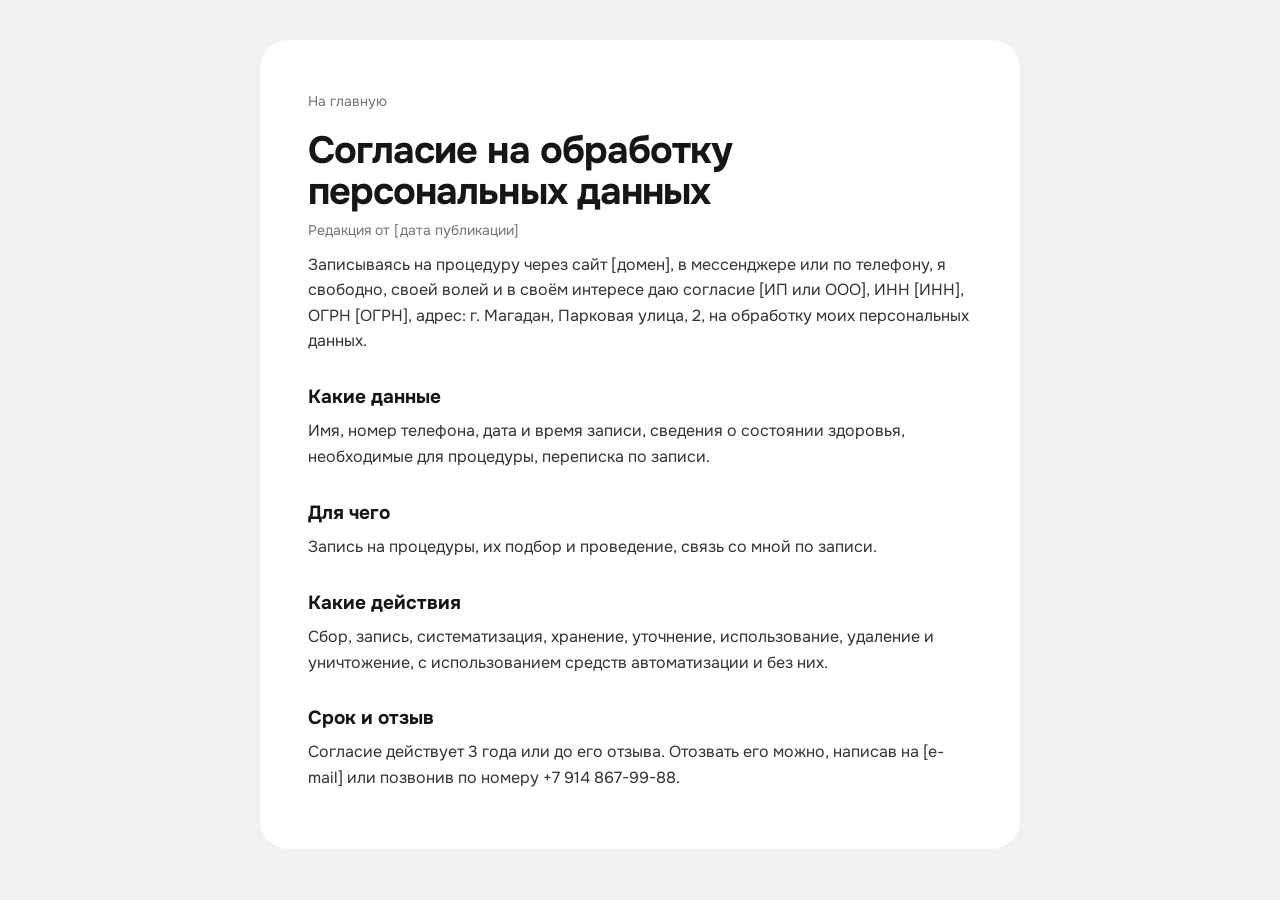
<file: consent.html>
<!doctype html>
<html lang="ru">
<head>
<meta charset="utf-8">
<meta name="viewport" content="width=device-width, initial-scale=1">
<meta name="robots" content="noindex, nofollow">
<title>Согласие на обработку персональных данных | МнеБукет</title>
<link rel="icon" href="data:image/svg+xml,%3Csvg xmlns='http://www.w3.org/2000/svg' viewBox='0 0 32 32'%3E%3Crect width='32' height='32' rx='16' fill='%23a8456a'/%3E%3Ctext x='16' y='22' text-anchor='middle' font-family='Georgia' font-size='17' fill='%23ffffff'%3E%D0%9C%3C/text%3E%3C/svg%3E">
<link rel="stylesheet" href="https://fonts.googleapis.com/css2?family=Onest:wght@400;600;700&display=swap">
<link rel="stylesheet" href="doc.css">
</head>
<body>
<main class="doc">
  <a class="back" href="index.html">На главную</a>
  <h1>Согласие на обработку персональных данных</h1>
  <p class="upd">Редакция от [дата публикации]</p>

  <p>Записываясь на процедуру через сайт [домен], в мессенджере или по телефону, я свободно, своей волей и в своём
  интересе даю согласие [ИП или ООО], ИНН [ИНН], ОГРН [ОГРН], адрес:
  г. Магадан, Парковая улица, 2, на обработку моих персональных данных.</p>

  <h2>Какие данные</h2>
  <p>Имя, номер телефона, дата и время записи, сведения о состоянии здоровья, необходимые для процедуры, переписка по записи.</p>

  <h2>Для чего</h2>
  <p>Запись на процедуры, их подбор и проведение, связь со мной по записи.</p>

  <h2>Какие действия</h2>
  <p>Сбор, запись, систематизация, хранение, уточнение, использование, 
  удаление и уничтожение, с использованием средств автоматизации и без них.</p>

  <h2>Срок и отзыв</h2>
  <p>Согласие действует 3 года или до его отзыва. Отозвать его можно, написав на [e-mail] или позвонив
  по номеру +7 914 867-99-88.</p>
</main>
</body>
</html>
</file>
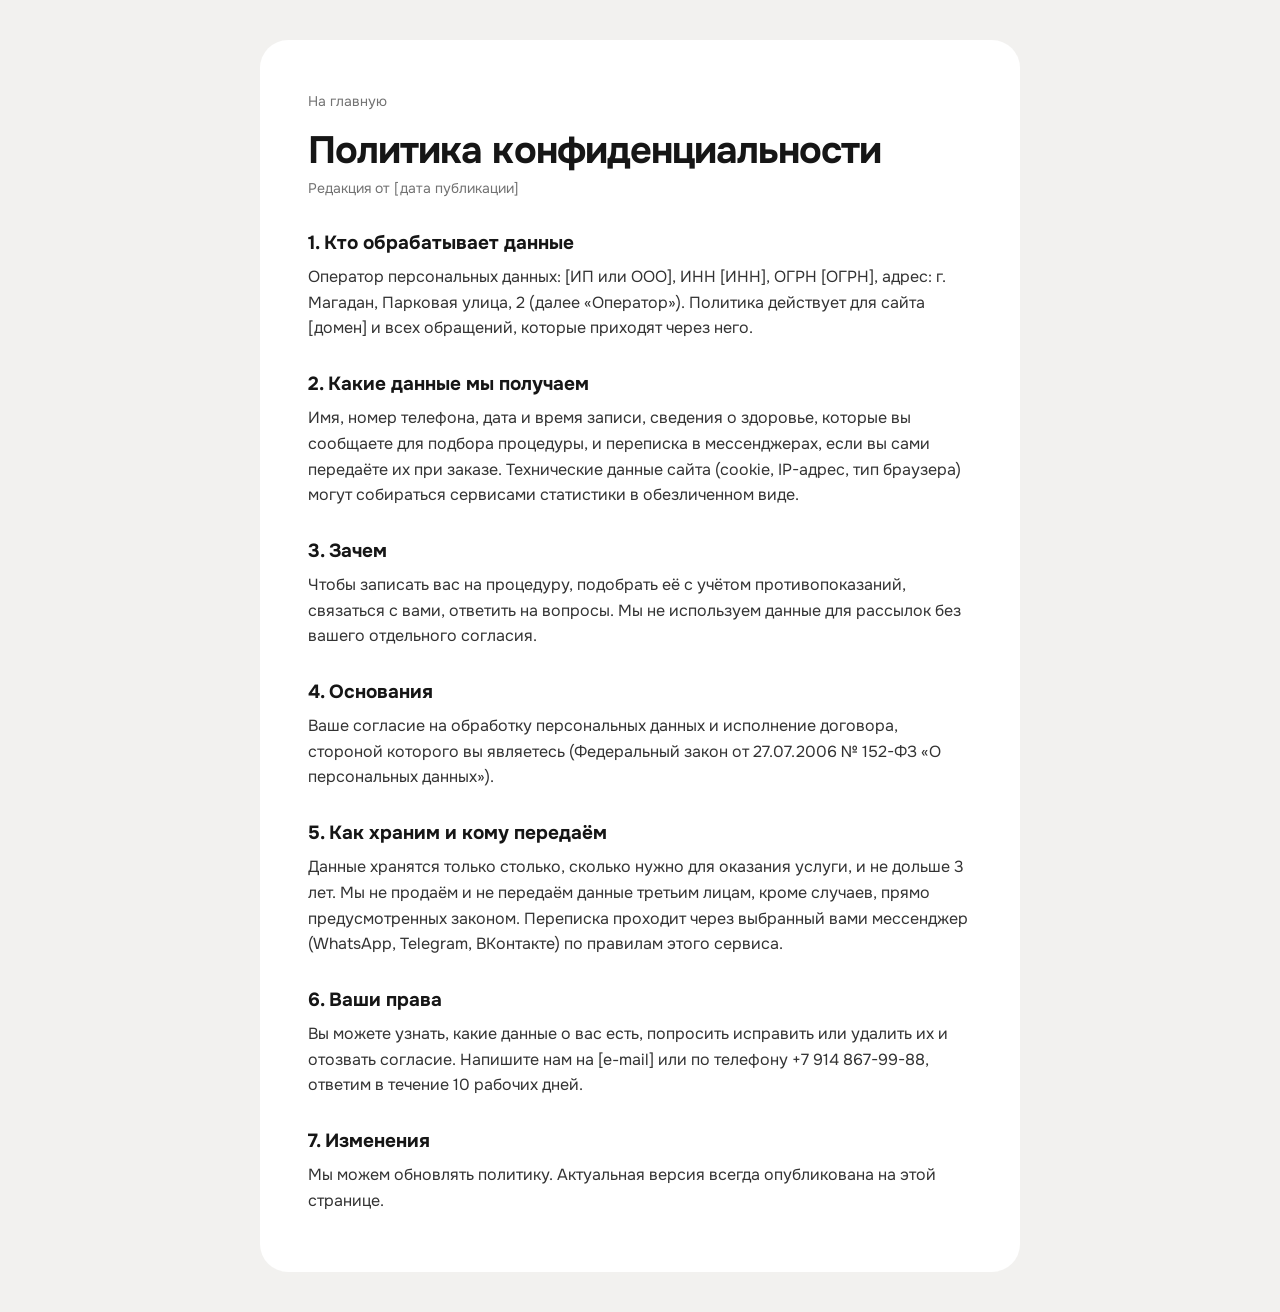
<file: privacy.html>
<!doctype html>
<html lang="ru">
<head>
<meta charset="utf-8">
<meta name="viewport" content="width=device-width, initial-scale=1">
<meta name="robots" content="noindex, nofollow">
<title>Политика конфиденциальности | МнеБукет</title>
<link rel="icon" href="data:image/svg+xml,%3Csvg xmlns='http://www.w3.org/2000/svg' viewBox='0 0 32 32'%3E%3Crect width='32' height='32' rx='16' fill='%23a8456a'/%3E%3Ctext x='16' y='22' text-anchor='middle' font-family='Georgia' font-size='17' fill='%23ffffff'%3E%D0%9C%3C/text%3E%3C/svg%3E">
<link rel="stylesheet" href="https://fonts.googleapis.com/css2?family=Onest:wght@400;600;700&display=swap">
<link rel="stylesheet" href="doc.css">
</head>
<body>
<main class="doc">
  <a class="back" href="index.html">На главную</a>
  <h1>Политика конфиденциальности</h1>
  <p class="upd">Редакция от [дата публикации]</p>

  <h2>1. Кто обрабатывает данные</h2>
  <p>Оператор персональных данных: [ИП или ООО], ИНН [ИНН], ОГРН [ОГРН],
  адрес: г. Магадан, Парковая улица, 2 (далее «Оператор»). Политика действует для сайта [домен] и всех
  обращений, которые приходят через него.</p>

  <h2>2. Какие данные мы получаем</h2>
  <p>Имя, номер телефона, дата и время записи, сведения о здоровье, которые вы сообщаете для подбора процедуры, и переписка в
  мессенджерах, если вы сами передаёте их при заказе. Технические данные сайта (cookie, IP-адрес, тип
  браузера) могут собираться сервисами статистики в обезличенном виде.</p>

  <h2>3. Зачем</h2>
  <p>Чтобы записать вас на процедуру, подобрать её с учётом противопоказаний, связаться с вами,
  ответить на вопросы. Мы не используем данные для рассылок без вашего отдельного согласия.</p>

  <h2>4. Основания</h2>
  <p>Ваше согласие на обработку персональных данных и исполнение договора, стороной которого вы являетесь
  (Федеральный закон от 27.07.2006 № 152-ФЗ «О персональных данных»).</p>

  <h2>5. Как храним и кому передаём</h2>
  <p>Данные хранятся только столько, сколько нужно для оказания услуги, и не дольше 3 лет. Мы не продаём
  и не передаём данные третьим лицам, кроме случаев, прямо
  предусмотренных законом. Переписка проходит через выбранный вами мессенджер (WhatsApp, Telegram,
  ВКонтакте) по правилам этого сервиса.</p>

  <h2>6. Ваши права</h2>
  <p>Вы можете узнать, какие данные о вас есть, попросить исправить или удалить их и отозвать согласие.
  Напишите нам на [e-mail] или по телефону +7 914 867-99-88, ответим в течение 10 рабочих дней.</p>

  <h2>7. Изменения</h2>
  <p>Мы можем обновлять политику. Актуальная версия всегда опубликована на этой странице.</p>
</main>
</body>
</html>
</file>
<file: doc.css>
:root { --page: #f2f1ef; --card: #fff; --ink: #161616; --muted: #727272; --accent: #a8456a }
* { box-sizing: border-box }
body { margin: 0; background: var(--page); color: var(--ink); font: 400 16px/1.6 "Onest", system-ui, sans-serif; padding: 16px }
.doc { max-width: 760px; margin: 24px auto; background: var(--card); border-radius: 28px; padding: clamp(24px, 5vw, 48px) }
.back { color: var(--muted); text-decoration: none; font-size: 14px }
.back:hover { color: var(--ink) }
h1 { font-size: clamp(28px, 4vw, 38px); letter-spacing: -0.025em; line-height: 1.1; margin: 16px 0 6px }
h2 { font-size: 19px; margin: 28px 0 6px }
p { margin: 0 0 10px; color: #333 }
.upd { color: var(--muted); font-size: 14px }
</file>
